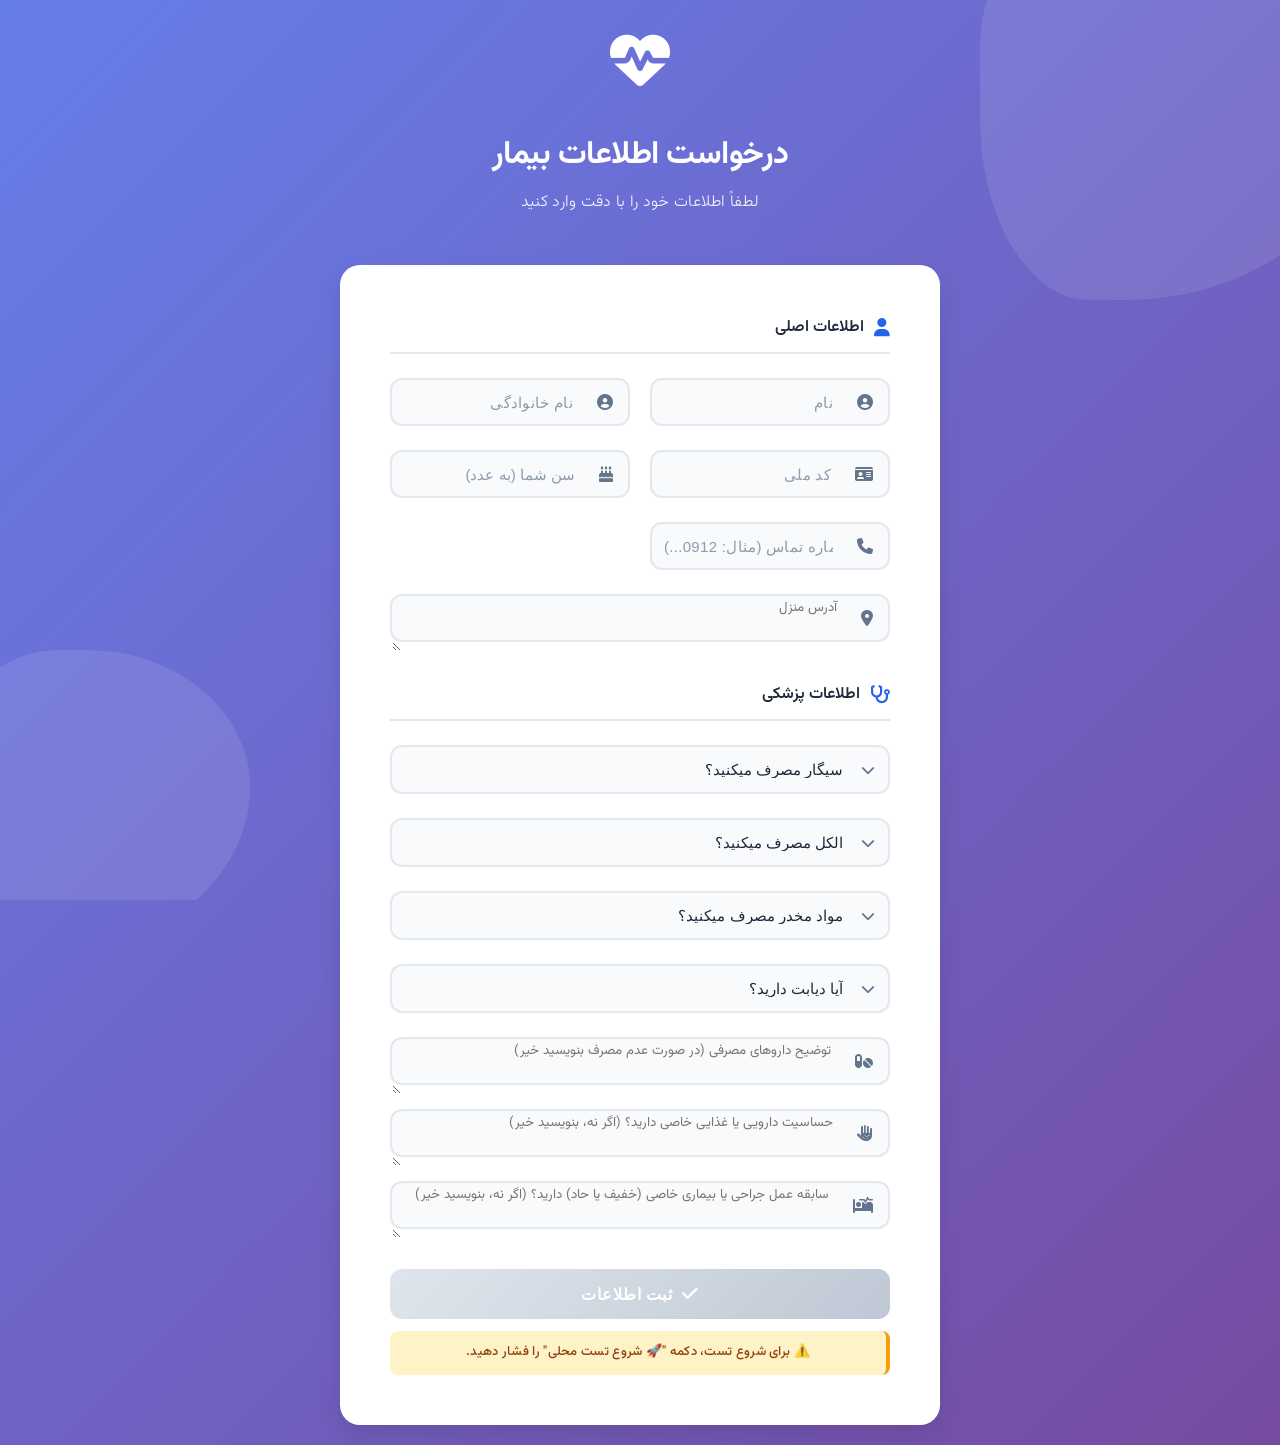
<file: index.html>
<!DOCTYPE html>
<html lang="fa">
<head>
    <meta charset="UTF-8">
    <meta name="viewport" content="width=device-width, initial-scale=1.0, viewport-fit=cover">
    <title>"موشنگ"اتوماسیون کلینیک</title>
    <link rel="preconnect" href="https://fonts.googleapis.com">
    <link rel="preconnect" href="https://fonts.gstatic.com" crossorigin>
    <link href="https://fonts.googleapis.com/css2?family=Vazirmatn:wght@100;300;400;500;700;900&display=swap" rel="stylesheet">
    <link rel="stylesheet" href="https://cdnjs.cloudflare.com/ajax/libs/font-awesome/6.4.0/css/all.min.css">
    <link rel="stylesheet" href="styles.css">
    <script src="https://telegram.org/js/telegram-web-app.js"></script>
</head>
<body>
    <div class="background-elements">
        <div class="blob blob-1"></div>
        <div class="blob blob-2"></div>
    </div>

    <div class="form-wrapper">
        <div class="header-section">
            <div class="logo-container">
                <i class="fas fa-heartbeat"></i>
            </div>
            <h1>درخواست اطلاعات بیمار</h1>
            <p class="subtitle">لطفاً اطلاعات خود را با دقت وارد کنید</p>
        </div>

        <form id="clinic-form" class="form-container">
            <!-- Personal Information Section -->
            <div class="form-section">
                <h3 class="section-title">
                    <i class="fas fa-user"></i>
                    اطلاعات اصلی
                </h3>

                <div class="form-row">
                    <div class="form-group">
                        <div class="input-wrapper">
                            <i class="fas fa-user-circle"></i>
                            <input type="text" id="first-name" name="firstName" placeholder="نام" required>
                        </div>
                    </div>

                    <div class="form-group">
                        <div class="input-wrapper">
                            <i class="fas fa-user-circle"></i>
                            <input type="text" id="last-name" name="lastName" placeholder="نام خانوادگی" required>
                        </div>
                    </div>
                </div>

                <div class="form-row">
                    <div class="form-group">
                        <div class="input-wrapper">
                            <i class="fas fa-id-card"></i>
                            <input type="text" id="national-id" name="nationalId" placeholder="کد ملی" required inputmode="numeric" pattern="[0-9]*">
                        </div>
                    </div>

                    <div class="form-group">
                        <div class="input-wrapper">
                            <i class="fas fa-birthday-cake"></i>
                            <input type="number" id="age" name="age" placeholder="سن شما (به عدد)" required min="15" max="100">
                        </div>
                    </div>
                </div>

                <div class="form-row">
                    <div class="form-group">
                        <div class="input-wrapper">
                            <i class="fas fa-phone"></i>
                            <input type="tel" id="phone" name="phone" placeholder="شماره تماس (مثال: 0912...)" required>
                        </div>
                    </div>
                </div>

                <div class="form-group">
                    <div class="input-wrapper">
                        <i class="fas fa-map-marker-alt"></i>
                        <textarea id="address" name="address" placeholder="آدرس منزل" rows="2" style="width: 100%; border: none; background: transparent; padding: 12px; outline: none; font-family: inherit;" required></textarea>
                    </div>
                </div>
            </div>

            <!-- Health Information Section -->
            <div class="form-section">
                <h3 class="section-title">
                    <i class="fas fa-stethoscope"></i>
                    اطلاعات پزشکی
                </h3>

                <div class="form-group">
                    <div class="select-wrapper">
                        <select id="smoker" name="smoker" required>
                            <option value="" disabled selected>سیگار مصرف میکنید؟</option>
                            <option value="yes">بله</option>
                            <option value="no">خیر</option>
                        </select>
                        <i class="fas fa-chevron-down border-none"></i>
                    </div>
                </div>

                <div class="form-group">
                    <div class="select-wrapper">
                        <select id="alcohol" name="alcohol" required>
                            <option value="" disabled selected>الکل مصرف میکنید؟</option>
                            <option value="yes">بله</option>
                            <option value="no">خیر</option>
                        </select>
                        <i class="fas fa-chevron-down"></i>
                    </div>
                </div>

                <div class="form-group">
                    <div class="select-wrapper">
                        <select id="drugs" name="drugs" required>
                            <option value="" disabled selected>مواد مخدر مصرف میکنید؟</option>
                            <option value="yes">بله</option>
                            <option value="no">خیر</option>
                        </select>
                        <i class="fas fa-chevron-down"></i>
                    </div>
                </div>

                <div class="form-group">
                    <div class="select-wrapper">
                        <select id="diabetes" name="diabetes" required>
                            <option value="" disabled selected>آیا دیابت دارید؟</option>
                            <option value="yes">بله</option>
                            <option value="no">خیر</option>
                        </select>
                        <i class="fas fa-chevron-down"></i>
                    </div>
                </div>

                <div class="form-group">
                    <div class="input-wrapper">
                        <i class="fas fa-pills"></i>
                        <textarea id="medications" name="medications" placeholder="توضیح داروهای مصرفی (در صورت عدم مصرف بنویسید خیر)" rows="2" style="width: 100%; border: none; background: transparent; padding: 12px; outline: none; font-family: inherit;" required></textarea>
                    </div>
                </div>

                <div class="form-group">
                    <div class="input-wrapper">
                        <i class="fas fa-allergies text-red-400"></i>
                        <textarea id="allergies" name="allergies" placeholder="حساسیت دارویی یا غذایی خاصی دارید؟ (اگر نه، بنویسید خیر)" rows="2" style="width: 100%; border: none; background: transparent; padding: 12px; outline: none; font-family: inherit;" required></textarea>
                    </div>
                </div>

                <div class="form-group">
                    <div class="input-wrapper">
                        <i class="fas fa-procedures text-indigo-400"></i>
                        <textarea id="surgeries" name="surgeries" placeholder="سابقه عمل جراحی یا بیماری خاصی (خفیف یا حاد) دارید؟ (اگر نه، بنویسید خیر)" rows="2" style="width: 100%; border: none; background: transparent; padding: 12px; outline: none; font-family: inherit;" required></textarea>
                    </div>
                </div>
            </div>

            <button type="submit" class="submit-btn" disabled title="سرور هنوز متصل نیست">
                <i class="fas fa-check"></i>
                ثبت اطلاعات
            </button>

            <div class="submit-info">
                ⚠️ برای شروع تست، دکمه "🚀 شروع تست محلی" را فشار دهید.
            </div>
        </form>

        <div class="test-panel" style="display: none;">
            <div class="test-header">
                🧪 <strong>پنل تست توسعه‌دهندگان</strong>
            </div>
            <div class="test-content">
                <p>شناسه تست: <code id="test-user-id">test_user_001</code></p>
                <button type="button" class="test-btn" onclick="startTestMode()">
                    🚀 شروع تست محلی
                </button>
                <button type="button" class="test-btn reset-btn" onclick="resetTestData()">
                    🔄 حذف داده‌های تست
                </button>
            </div>
        </div>

        <div class="success-message" id="success-message">
            <i class="fas fa-check-circle"></i>
            <p>اطلاعات شما با موفقیت ثبت شد</p>
        </div>
    </div>

    <script src="script.js"></script>
</body>
</html>
    </div>

    <script src="script.js"></script>
</body>
</html>
</file>
<file: styles.css>
* {
    margin: 0;
    padding: 0;
    box-sizing: border-box;
}

:root {
    --primary-color: #2563eb;
    --secondary-color: #7c3aed;
    --accent-color: #ec4899;
    --success-color: #10b981;
    --light-bg: #f8fafc;
    --border-color: #e2e8f0;
    --text-dark: #1e293b;
    --text-light: #64748b;
    --shadow-sm: 0 1px 2px rgba(0, 0, 0, 0.05);
    --shadow-md: 0 4px 6px rgba(0, 0, 0, 0.07);
    --shadow-lg: 0 10px 25px rgba(0, 0, 0, 0.1);
    --transition: all 0.3s cubic-bezier(0.4, 0, 0.2, 1);
}

html {
    scroll-behavior: smooth;
}

body {
    font-family: 'Vazirmatn', -apple-system, BlinkMacSystemFont, 'Segoe UI', Roboto, Oxygen, Ubuntu, Cantarell, sans-serif;
    direction: rtl;
    text-align: right;
    background: linear-gradient(135deg, #667eea 0%, #764ba2 100%);
    min-height: 100vh;
    display: flex;
    justify-content: center;
    align-items: center;
    padding: 20px;
    color: var(--text-dark);
    overflow-x: hidden;
}

/* Background Elements */
.background-elements {
    position: fixed;
    top: 0;
    left: 0;
    width: 100%;
    height: 100%;
    z-index: -1;
    overflow: hidden;
}

.blob {
    position: absolute;
    border-radius: 40% 60% 70% 30% / 40% 50% 60% 50%;
    opacity: 0.1;
    animation: blob-animation 8s infinite;
}

.blob-1 {
    width: 400px;
    height: 400px;
    background: white;
    top: -100px;
    right: -100px;
    animation-delay: 0s;
}

.blob-2 {
    width: 300px;
    height: 300px;
    background: white;
    bottom: -50px;
    left: -50px;
    animation-delay: 2s;
}

@keyframes blob-animation {
    0%, 100% {
        transform: translate(0, 0) scale(1);
    }
    33% {
        transform: translate(30px, -50px) scale(1.1);
    }
    66% {
        transform: translate(-20px, 20px) scale(0.9);
    }
}

/* Form Wrapper */
.form-wrapper {
    width: 100%;
    max-width: 600px;
    animation: slideInUp 0.6s ease-out;
    z-index: 10;
}

@keyframes slideInUp {
    from {
        opacity: 0;
        transform: translateY(30px);
    }
    to {
        opacity: 1;
        transform: translateY(0);
    }
}

/* Header Section */
.header-section {
    text-align: center;
    margin-bottom: 50px;
    color: white;
}

.logo-container {
    font-size: 60px;
    margin-bottom: 16px;
    animation: float 3s ease-in-out infinite;
}

@keyframes float {
    0%, 100% {
        transform: translateY(0px);
    }
    50% {
        transform: translateY(-10px);
    }
}

.header-section h1 {
    font-size: 32px;
    font-weight: 700;
    margin-bottom: 10px;
    margin-top: 0;
    letter-spacing: -0.5px;
}

.subtitle {
    font-size: 16px;
    opacity: 0.9;
    font-weight: 300;
    letter-spacing: 0.3px;
    margin: 0;
    padding: 0;
}

/* Form Container */
.form-container {
    background: white;
    border-radius: 20px;
    padding: 50px;
    box-shadow: var(--shadow-lg);
    backdrop-filter: blur(10px);
    animation: fadeIn 0.6s ease-out 0.2s both;
}

@keyframes fadeIn {
    from {
        opacity: 0;
    }
    to {
        opacity: 1;
    }
}

/* Form Sections */
.form-section {
    margin-bottom: 40px;
}

.form-section:last-of-type {
    margin-bottom: 32px;
}

.section-title {
    font-size: 16px;
    font-weight: 600;
    color: var(--text-dark);
    margin-bottom: 24px;
    margin-top: 0;
    padding-bottom: 12px;
    border-bottom: 2px solid var(--border-color);
    display: flex;
    align-items: center;
    gap: 10px;
}

.section-title i {
    color: var(--primary-color);
    font-size: 18px;
}

/* Form Row */
.form-row {
    display: grid;
    grid-template-columns: 1fr 1fr;
    gap: 20px;
}

@media (max-width: 600px) {
    .form-row {
        grid-template-columns: 1fr;
        gap: 0;
    }
}

/* Form Groups */
.form-group {
    margin-bottom: 24px;
    animation: fadeIn 0.6s ease-out forwards;
    opacity: 0;
    display: flex;
    flex-direction: column;
    gap: 8px;
}

.form-group:nth-child(1) { animation-delay: 0.1s; }
.form-group:nth-child(2) { animation-delay: 0.15s; }
.form-group:nth-child(3) { animation-delay: 0.2s; }
.form-group:nth-child(4) { animation-delay: 0.25s; }
.form-group:nth-child(5) { animation-delay: 0.3s; }

/* Labels */
label {
    display: block;
    font-size: 13px;
    font-weight: 600;
    color: var(--text-light);
    margin-bottom: 0;
    text-transform: uppercase;
    letter-spacing: 0.5px;
    z-index: 1;
    position: relative;
    transition: var(--transition);
}

.select-label {
    display: flex;
    align-items: center;
    gap: 8px;
    margin-bottom: 0;
    margin-top: 0;
    text-transform: none;
    font-size: 14px;
    font-weight: 500;
    letter-spacing: 0;
    font-size: 13px;
    font-weight: 600;
    color: var(--text-light);
    text-transform: uppercase;
    letter-spacing: 0.5px;
}

.select-label i {
    color: var(--primary-color);
    font-size: 16px;
}

/* Input Wrapper */
.input-wrapper {
    position: relative;
    display: flex;
    align-items: center;
    background: var(--light-bg);
    border-radius: 12px;
    border: 2px solid var(--border-color);
    transition: var(--transition);
    padding: 0 15px 0 0;
    height: 48px;
}

.input-wrapper:focus-within {
    border-color: var(--primary-color);
    background: #f0f9ff;
    box-shadow: 0 0 0 3px rgba(37, 99, 235, 0.1);
}

.input-wrapper i {
    color: var(--text-light);
    font-size: 16px;
    margin-left: 12px;
    pointer-events: none;
    transition: var(--transition);
    flex-shrink: 0;
}

.input-wrapper:focus-within i {
    color: var(--primary-color);
}

/* Inputs */
input,
select {
    background: transparent;
    border: none;
    padding: 14px 12px;
    font-size: 15px;
    color: var(--text-dark);
    outline: none;
    width: 100%;
    font-weight: 500;
    transition: var(--transition);
    min-height: 48px;
    display: flex;
    align-items: center;
}

input[type="text"],
input[type="tel"] {
    font-size: 15px;
    letter-spacing: 0.3px;
}

input::placeholder {
    color: var(--text-light);
    opacity: 0.7;
}

select {
    appearance: none;
    cursor: pointer;
    padding-right: 40px;
}

/* Select Wrapper */
.select-wrapper {
    position: relative;
    border-radius: 12px;
    width: 100%;
}

.select-wrapper select {
    background: var(--light-bg);
    border: 2px solid var(--border-color);
    border-radius: 12px;
    padding: 14px 45px 14px 15px;
    transition: var(--transition);
    cursor: pointer;
    min-height: 48px;
    width: 100%;
    font-size: 15px;
    color: var(--text-dark);
    font-weight: 500;
    appearance: none;
}

.select-wrapper select:hover {
    border-color: var(--primary-color);
}

.select-wrapper select:focus {
    outline: none;
    border-color: var(--primary-color);
    background: #f0f9ff;
    box-shadow: 0 0 0 3px rgba(37, 99, 235, 0.1);
}

.select-wrapper i {
    position: absolute;
    right: 15px;
    top: 50%;
    transform: translateY(-50%);
    pointer-events: none;
    color: var(--text-light);
    font-size: 14px;
    transition: var(--transition);
}

.select-wrapper select:focus ~ i {
    color: var(--primary-color);
}

/* Submit Button */
.submit-btn {
    width: 100%;
    padding: 16px;
    margin-top: 40px;
    margin-bottom: 0;
    background: linear-gradient(135deg, var(--primary-color) 0%, var(--secondary-color) 100%);
    color: white;
    border: none;
    border-radius: 12px;
    font-size: 16px;
    font-weight: 600;
    cursor: pointer;
    transition: var(--transition);
    box-shadow: 0 4px 15px rgba(37, 99, 235, 0.3);
    display: flex;
    align-items: center;
    justify-content: center;
    gap: 10px;
    letter-spacing: 0.5px;
    height: 50px;
}

.submit-btn:hover:not(:disabled) {
    transform: translateY(-2px);
    box-shadow: 0 6px 20px rgba(37, 99, 235, 0.4);
}

.submit-btn:active:not(:disabled) {
    transform: translateY(0);
}

.submit-btn:disabled {
    background: linear-gradient(135deg, #cbd5e1 0%, #94a3b8 100%);
    cursor: not-allowed;
    opacity: 0.6;
    box-shadow: none;
}

.submit-btn i {
    font-size: 18px;
}

/* Back Button */
.back-btn {
    width: 100%;
    padding: 14px;
    margin-top: 12px;
    margin-bottom: 0;
    background: linear-gradient(135deg, #6b7280 0%, #4b5563 100%);
    color: white;
    border: none;
    border-radius: 12px;
    font-size: 15px;
    font-weight: 600;
    cursor: pointer;
    transition: var(--transition);
    box-shadow: 0 4px 12px rgba(107, 114, 128, 0.2);
    display: flex;
    align-items: center;
    justify-content: center;
    gap: 10px;
    letter-spacing: 0.3px;
    height: 46px;
}

.back-btn:hover {
    transform: translateY(-2px);
    box-shadow: 0 6px 16px rgba(107, 114, 128, 0.3);
}

.back-btn:active {
    transform: translateY(0);
}

.back-btn i {
    font-size: 16px;
}

/* Submit Info */
.submit-info {
    text-align: center;
    padding: 12px;
    margin-top: 12px;
    background: #fef3c7;
    border-radius: 8px;
    border-right: 4px solid #f59e0b;
    font-size: 13px;
    color: #92400e;
    font-weight: 500;
    letter-spacing: 0.3px;
    line-height: 1.5;
}

/* Success Message */
.success-message {
    position: fixed;
    top: 20px;
    right: 20px;
    background: white;
    padding: 20px 30px;
    border-radius: 12px;
    box-shadow: var(--shadow-lg);
    display: none;
    align-items: center;
    gap: 15px;
    animation: slideInRight 0.4s ease-out;
    z-index: 1000;
}

.success-message.show {
    display: flex;
}

@keyframes slideInRight {
    from {
        opacity: 0;
        transform: translateX(100px);
    }
    to {
        opacity: 1;
        transform: translateX(0);
    }
}

.success-message i {
    color: var(--success-color);
    font-size: 28px;
}

.success-message p {
    color: var(--text-dark);
    font-weight: 600;
    margin: 0;
}

/* Test Panel */
.test-panel {
    background: linear-gradient(135deg, #f3e8ff 0%, #e9d5ff 100%);
    border: 2px dashed #c084fc;
    border-radius: 12px;
    padding: 20px;
    margin-top: 30px;
    margin-bottom: 20px;
}

.test-header {
    font-size: 15px;
    font-weight: 700;
    color: #6b21a8;
    margin-bottom: 15px;
    display: flex;
    align-items: center;
    gap: 8px;
}

.test-content {
    display: flex;
    flex-direction: column;
    gap: 12px;
}

.test-content p {
    margin: 0;
    font-size: 14px;
    color: #7e22ce;
}

.test-content code {
    background: rgba(139, 92, 246, 0.1);
    padding: 4px 10px;
    border-radius: 6px;
    font-family: 'Courier New', monospace;
    color: #7c3aed;
    font-weight: 600;
}

.test-btn {
    padding: 12px 20px;
    background: linear-gradient(135deg, #7c3aed 0%, #ec4899 100%);
    color: white;
    border: none;
    border-radius: 8px;
    font-size: 14px;
    font-weight: 600;
    cursor: pointer;
    transition: var(--transition);
    display: flex;
    align-items: center;
    justify-content: center;
    gap: 8px;
}

.test-btn:hover {
    transform: translateY(-2px);
    box-shadow: 0 4px 12px rgba(124, 58, 237, 0.3);
}

.test-btn:active {
    transform: translateY(0);
}

.test-btn.reset-btn {
    background: linear-gradient(135deg, #ef4444 0%, #f97316 100%);
}

.test-btn.reset-btn:hover {
    box-shadow: 0 4px 12px rgba(239, 68, 68, 0.3);
}

/* Responsive Design */
@media (max-width: 640px) {
    .form-container {
        padding: 30px 20px;
        border-radius: 16px;
    }

    .header-section h1 {
        font-size: 24px;
    }

    .subtitle {
        font-size: 14px;
    }

    .logo-container {
        font-size: 48px;
        margin-bottom: 12px;
    }

    .form-section {
        margin-bottom: 32px;
    }

    .form-group {
        margin-bottom: 20px;
        gap: 6px;
    }

    label {
        font-size: 12px;
    }

    input,
    select {
        padding: 12px;
        font-size: 14px;
        min-height: 44px;
    }

    .input-wrapper {
        height: 44px;
    }

    .select-wrapper select {
        padding: 12px 40px 12px 12px;
        min-height: 44px;
    }

    .submit-btn {
        padding: 14px;
        font-size: 15px;
        margin-top: 30px;
        height: 46px;
    }

    .success-message {
        left: 10px;
        right: 10px;
        top: auto;
        bottom: 20px;
    }

    .blob-1 {
        width: 250px;
        height: 250px;
    }

    .blob-2 {
        width: 200px;
        height: 200px;
    }
}

/* Accessibility */
input:focus-visible,
select:focus-visible {
    outline: 2px solid var(--primary-color);
    outline-offset: 2px;
}

/* Dark mode support */
@media (prefers-color-scheme: dark) {
    body {
        background: linear-gradient(135deg, #1e3a8a 0%, #6b21a8 100%);
    }

    .form-container {
        background: #1e293b;
        color: #f1f5f9;
    }

    label {
        color: #cbd5e1;
    }

    input,
    select {
        color: #f1f5f9;
    }

    .input-wrapper {
        background: #334155;
        border-color: #475569;
    }

    .input-wrapper:focus-within {
        background: #1e3a5f;
    }
}
/* Form Analyzer Pulse Effect */
.alert-glow {
  box-shadow: 0 0 10px rgba(255, 0, 0, 0.5);
  border: 1px solid rgba(255, 0, 0, 0.3);
  animation: intense-pulse 1.5s infinite;
}
@keyframes intense-pulse {
  0% { box-shadow: 0 0 0 0 rgba(239, 68, 68, 0.7); }
  70% { box-shadow: 0 0 0 10px rgba(239, 68, 68, 0); }
  100% { box-shadow: 0 0 0 0 rgba(239, 68, 68, 0); }
}
</file>
